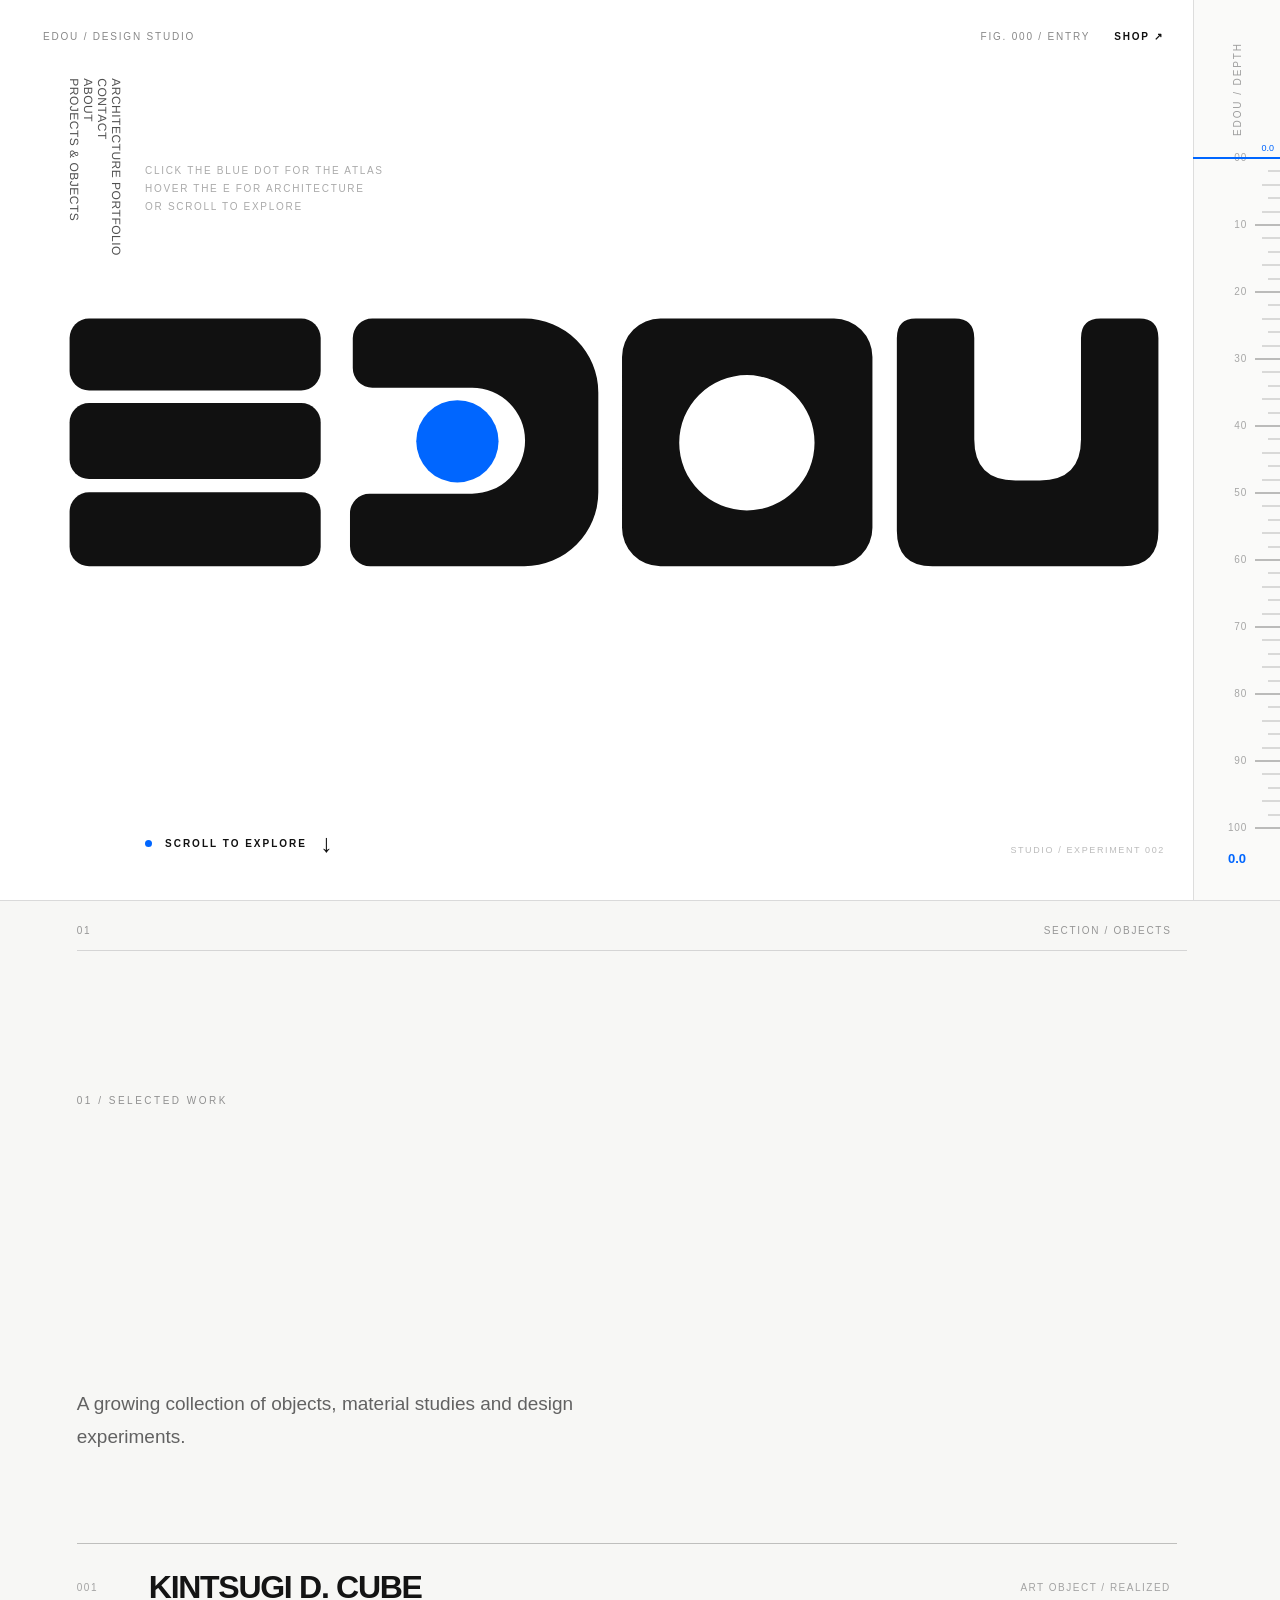
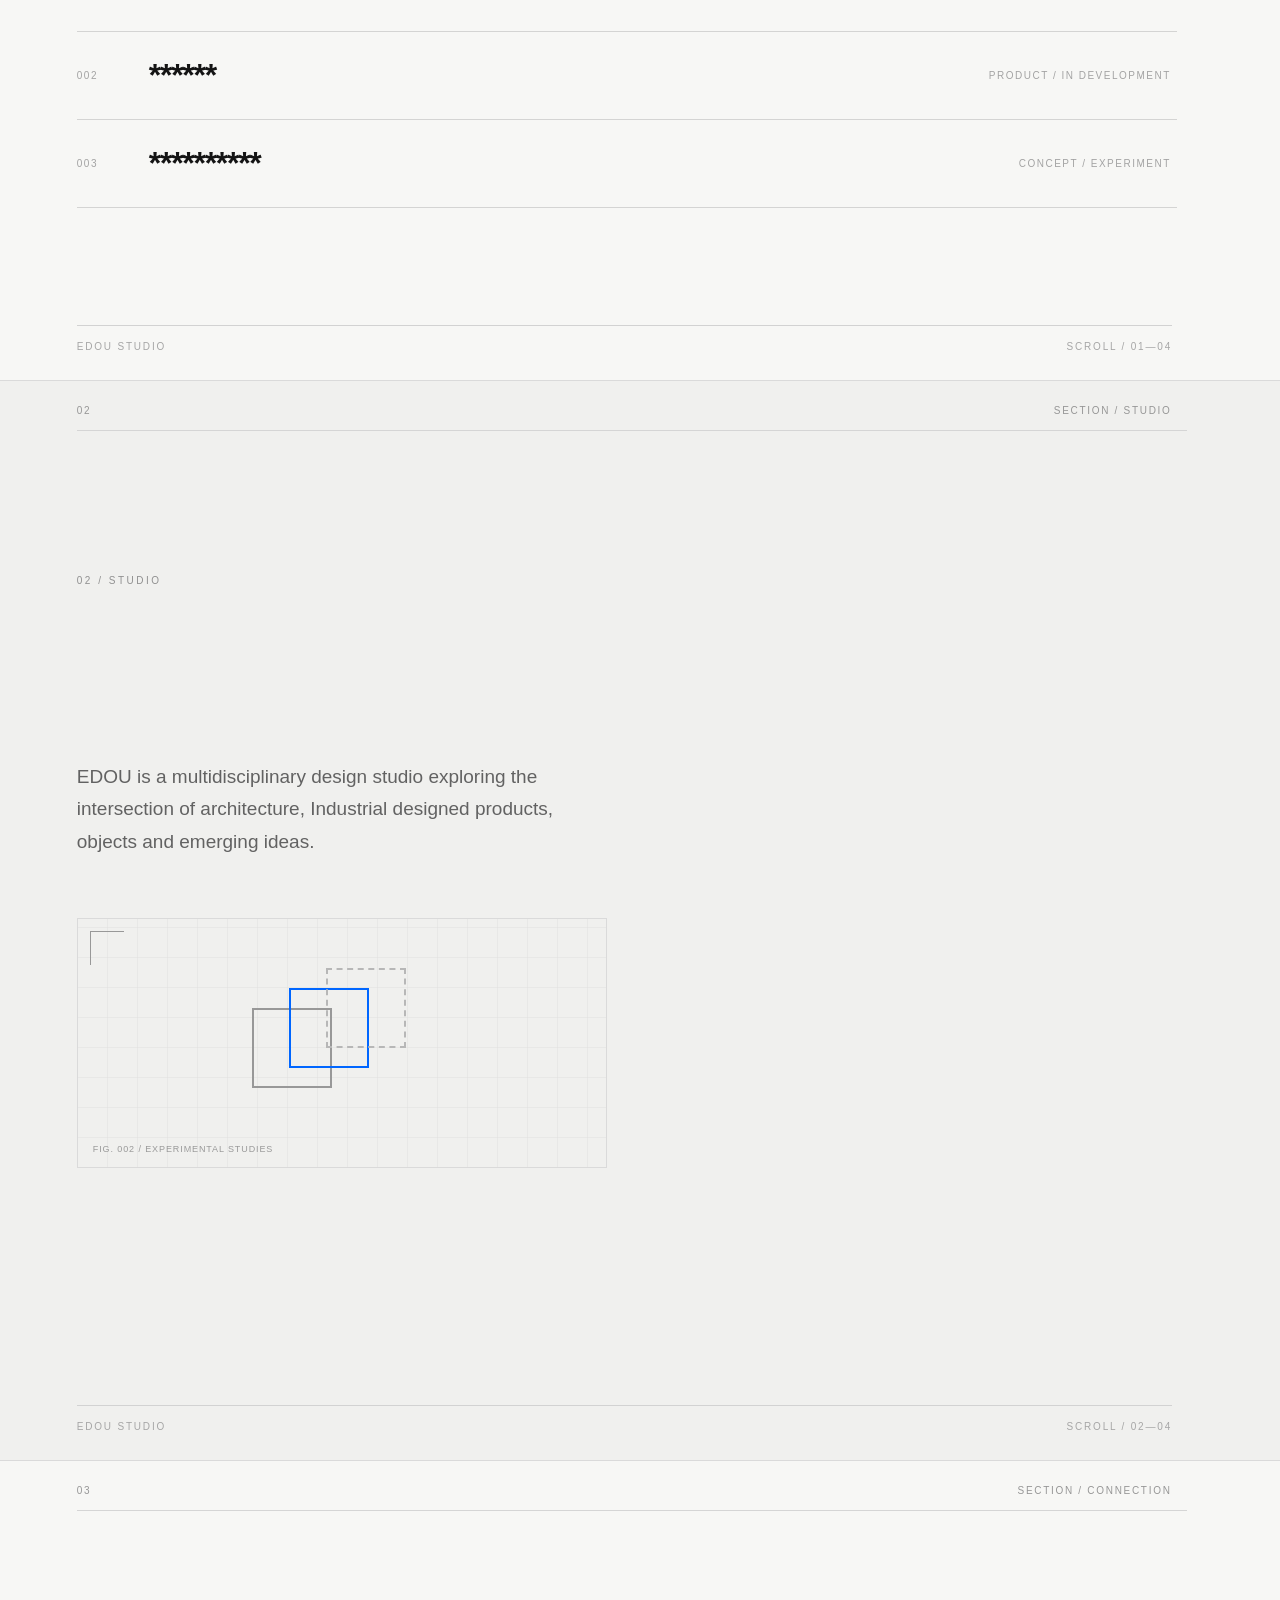
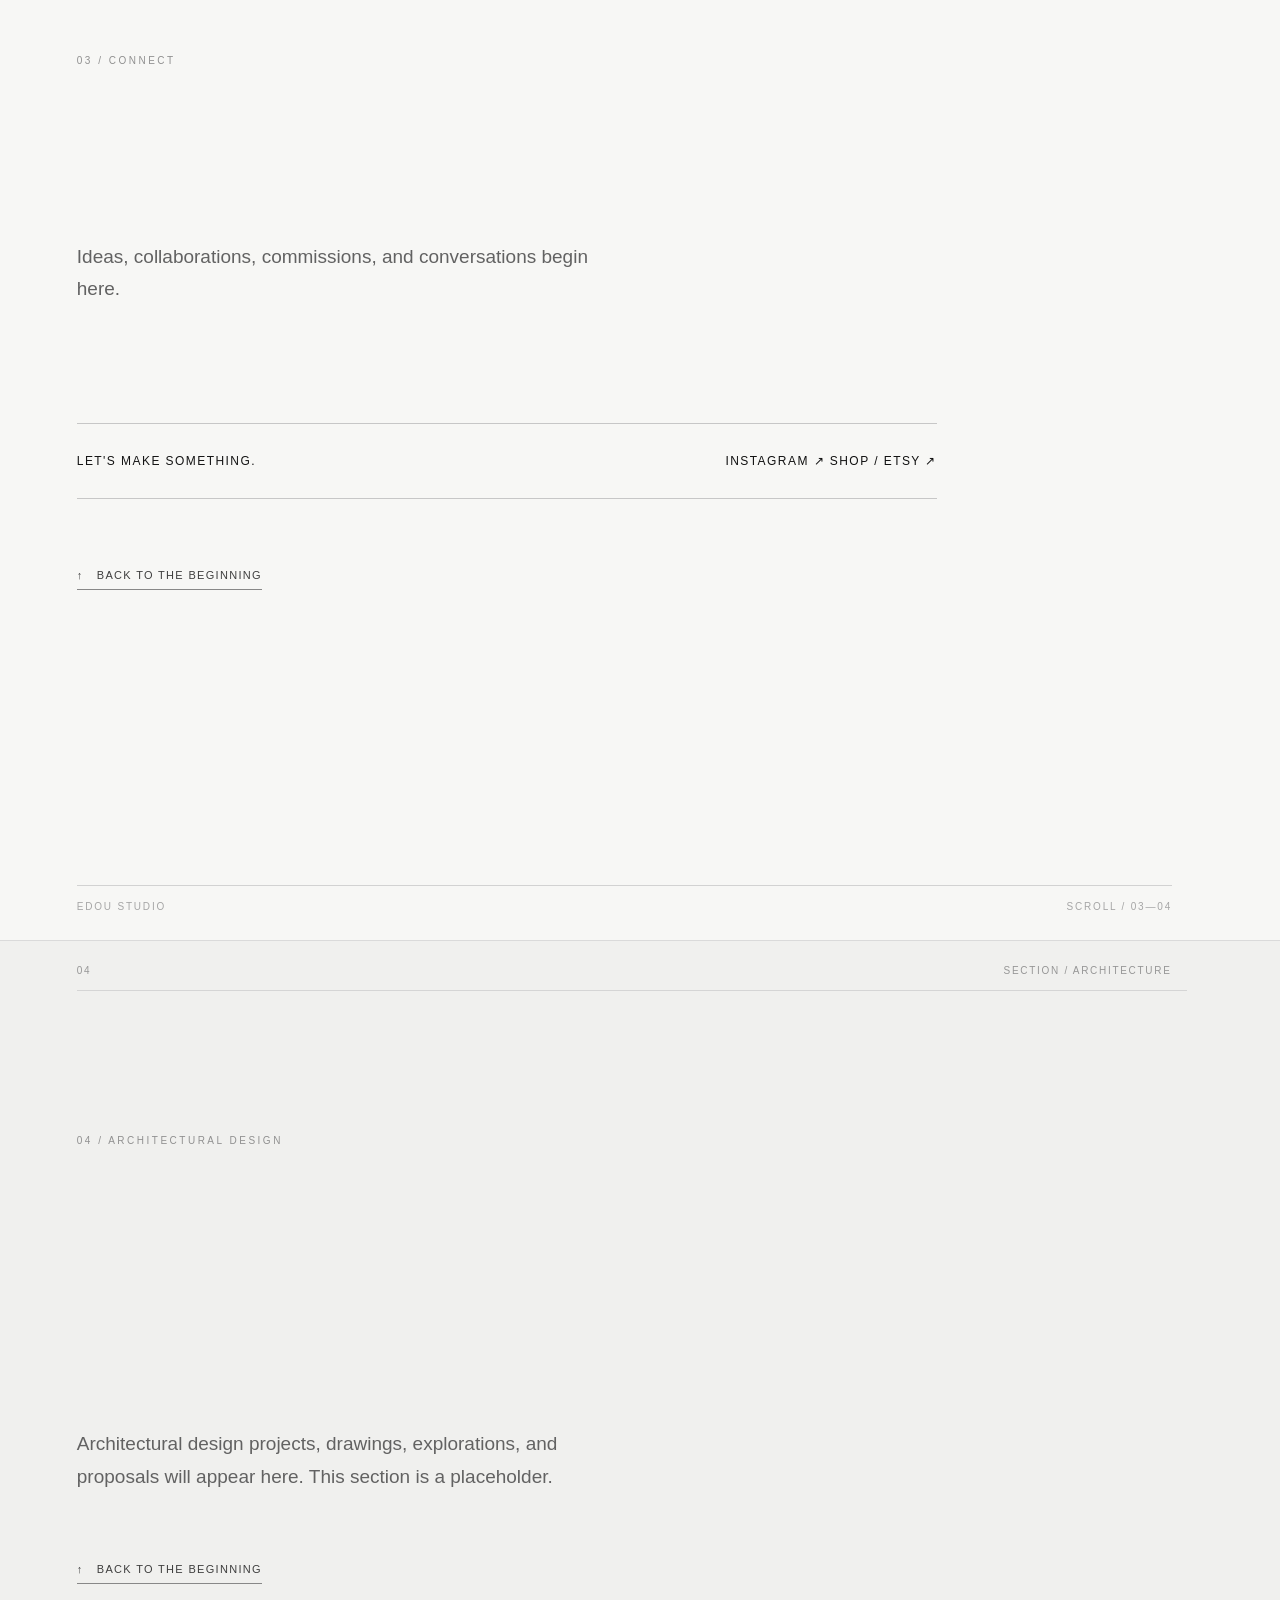
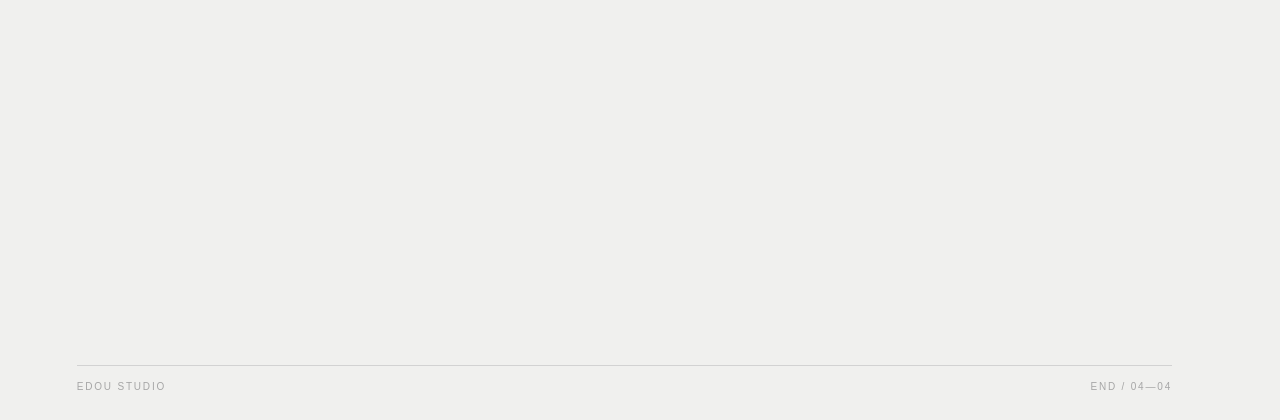
<file: index.html>
<!DOCTYPE html>
<html lang="en">

<head>
    <meta charset="UTF-8">

    <meta name="viewport"
          content="width=device-width, initial-scale=1.0">

    <title>EDOU Studio</title>

    <!-- Connect CSS -->
    <link rel="stylesheet" href="styles.css">

    <!-- Connect JavaScript -->
    <script src="script.js" defer></script>
</head>

<body>

<!-- EDOU / HOME -->

<section id="home" class="edou-hero">

  <div class="hero-topline">
    <span>EDOU / DESIGN STUDIO</span>
    <span class="hero-top-right">
      FIG. 000 / ENTRY
      <a class="quick-shop" data-social="etsy"
         target="_blank" rel="noopener noreferrer"
         hidden>SHOP ↗</a>
    </span>
  </div>

  <div class="hero-instruction">
    CLICK THE BLUE DOT FOR THE ATLAS
    <br>
    HOVER THE E FOR ARCHITECTURE
    <br>
    OR SCROLL TO EXPLORE
  </div>

  <div class="wordmark-stage" id="wordmark-stage">

    <div id="architecture-label"
         class="architecture-label"
         aria-hidden="true">
      <span class="architecture-word">ARCHITECTURE</span>
      <span class="portfolio-word">PORTFOLIO</span>
      <span class="architecture-rule"></span>
    </div>

    <svg id="edou-logo"
         xmlns="http://www.w3.org/2000/svg"
         viewBox="-8 -8 1577 371"
         width="1100"
         aria-label="EDOU Studio">

      <defs>
        <pattern id="brick-pattern"
                 width="48" height="26"
                 patternUnits="userSpaceOnUse">
          <path d="
            M0 0H48 M0 13H48
            M0 0V13 M24 13V26
          "
          fill="none"
          stroke="#929292"
          stroke-width="1.2"/>
        </pattern>

        <clipPath id="upper-bar-clip">
          <rect x="0" y="0"
                width="360" height="103" rx="28"/>
        </clipPath>

        <clipPath id="middle-bar-clip">
          <rect x="0" y="121"
                width="360" height="109" rx="28"/>
        </clipPath>

        <clipPath id="lower-bar-clip">
          <rect x="0" y="249"
                width="360" height="106" rx="28"/>
        </clipPath>

        <!-- The night windows follow the ORIGINAL letter geometry. -->
        <clipPath id="night-d-clip"><use href="#edou-d-path"/></clipPath>
        <clipPath id="night-o-clip"><use href="#edou-o-path"/></clipPath>
        <clipPath id="night-u-clip"><use href="#edou-u-path"/></clipPath>
        <clipPath id="blue-moon-clip"><circle cx="556" cy="176" r="59"/></clipPath>
      </defs>


      <!-- Blue stars fade into view above the wordmark during idle. -->
      <g id="night-stars" pointer-events="none" aria-hidden="true">
        <path class="star sparkle-a" d="M270 -191Q270 -178 283 -178Q270 -178 270 -165Q270 -178 257 -178Q270 -178 270 -191Z" fill="#0066FF"/>
        <path class="star sparkle-b" d="M1125 -246Q1125 -231 1140 -231Q1125 -231 1125 -216Q1125 -231 1110 -231Q1125 -231 1125 -246Z" fill="#0066FF"/>
        <path class="star sparkle-c" d="M1400 -154Q1400 -142 1412 -142Q1400 -142 1400 -130Q1400 -142 1388 -142Q1400 -142 1400 -154Z" fill="#0066FF"/>
        <circle class="star sparkle-b" cx="462" cy="-116" r="3.5" fill="#0066FF"/>
        <circle class="star sparkle-c" cx="1306" cy="-223" r="4" fill="#0066FF"/>
        <circle class="star sparkle-a" cx="708" cy="-219" r="2.8" fill="#0066FF"/>
        <circle class="star sparkle-b" cx="769" cy="-86" r="2.3" fill="#0066FF"/>
        <circle class="star sparkle-a" cx="1535" cy="-200" r="2.6" fill="#0066FF"/>
      </g>
      <g fill="#111111">

        <!-- ORIGINAL E GEOMETRY -->
        <g id="letter-e">

          <rect x="0" y="0"
                width="360" height="103" rx="28"/>

          <rect x="0" y="121"
                width="360" height="109" rx="28"/>

          <rect x="0" y="249"
                width="360" height="106" rx="28"/>

          <!-- NIGHTTIME BUILDING -->
          <g id="e-night-building"
             pointer-events="none"
             aria-hidden="true">

            <g clip-path="url(#upper-bar-clip)">
              <rect x="0" y="0"
                    width="360" height="103"
                    fill="url(#brick-pattern)"
                    opacity=".65"/>
              <g id="night-upper-windows"></g>
            </g>
 
            <g clip-path="url(#middle-bar-clip)">
              <rect x="0" y="121"
                    width="360" height="109"
                    fill="url(#brick-pattern)"
                    opacity=".65"/>
              <g id="night-middle-windows"></g>
            </g>

            <g clip-path="url(#lower-bar-clip)">
              <rect x="0" y="249"
                    width="360" height="106"
                    fill="url(#brick-pattern)"
                    opacity=".65"/>
              <g id="night-lower-windows"></g>
            </g>

          </g>

          <!-- ARCHITECTURE PORTFOLIO TRIGGER -->
          <g id="architecture-trigger"
             role="link"
             tabindex="0"
             aria-label="Open architecture portfolio">
            <rect x="0" y="0"
                  width="360" height="355"
                  fill="transparent"/>
          </g>

        </g>

        <!-- ORIGINAL D -->
        <path id="edou-d-path" d="
          M 433 0
          H 652
          A 106 106 0 0 1 758 106
          V 249
          A 106 106 0 0 1 652 355
          H 431
          A 29 29 0 0 1 402 326
          V 279
          A 28 28 0 0 1 430 251
          H 577
          A 76 76 0 0 0 577 99
          H 434
          A 28 28 0 0 1 406 71
          V 28
          A 28 28 0 0 1 434 0
          Z"/>

        <!-- ORIGINAL O -->
        <path id="edou-o-path" fill-rule="evenodd" d="
          M 847 0
          H 1096
          A 55 55 0 0 1 1151 55
          V 300
          A 55 55 0 0 1 1096 355
          H 847
          A 55 55 0 0 1 792 300
          V 55
          A 55 55 0 0 1 847 0
          Z

          M 1068 178
          A 97 97 0 1 0 874 178
          A 97 97 0 1 0 1068 178
          Z"/>

        <!-- ORIGINAL U -->
        <path id="edou-u-path" d="
          M 1213 0
          H 1269
          Q 1297 0 1297 28
          V 173
          Q 1297 232 1356 232
          H 1391
          Q 1450 232 1450 173
          V 28
          Q 1450 0 1478 0
          H 1534
          Q 1561 0 1561 28
          V 304
          Q 1561 355 1510 355
          H 1237
          Q 1186 355 1186 304
          V 28
          Q 1186 0 1213 0
          Z"/>

        <!-- BLUE DOT -->
        <g id="dot-travel">
          <circle id="edou-dot"
                  cx="556" cy="176" r="59"
                  fill="#0066FF"
                  role="button"
                  tabindex="0"
                  aria-label="Enter EDOU Atlas"/>
          <!-- These craters travel WITH the original blue dot. -->
          <g id="moon-craters" clip-path="url(#blue-moon-clip)" pointer-events="none">
            <circle cx="535" cy="151" r="19" fill="#034bdf" opacity=".48"/>
            <circle cx="535" cy="148" r="14" fill="#1778fe" opacity=".43"/>
            <circle cx="583" cy="186" r="13" fill="#044dcf" opacity=".36"/>
            <circle cx="579" cy="182" r="9" fill="#197cff" opacity=".45"/>
            <circle cx="518" cy="195" r="12" fill="#004bd5" opacity=".44"/>
            <circle cx="564" cy="138" r="6" fill="#0045ce" opacity=".46"/>
            <circle cx="553" cy="211" r="7" fill="#0050d7" opacity=".47"/>
            <circle cx="592" cy="147" r="5" fill="#0045ce" opacity=".29"/>
            <circle cx="515" cy="168" r="5" fill="#074acb" opacity=".32"/>
          </g>

        </g>

      </g>

      <!-- Nighttime architectural overlays, all independent of master paths. -->
      <g id="night-architecture-extras" aria-hidden="true" pointer-events="none">
        <g clip-path="url(#night-d-clip)">
          <rect x="400" y="0" width="365" height="355" fill="url(#brick-pattern)" opacity=".46"/>
          <g id="night-d-windows"></g>
        </g>
        <g clip-path="url(#night-o-clip)">
          <rect x="790" y="0" width="365" height="355" fill="url(#brick-pattern)" opacity=".46"/>
          <g id="night-o-windows"></g>
        </g>
        <g clip-path="url(#night-u-clip)">
          <rect x="1186" y="0" width="375" height="355" fill="url(#brick-pattern)" opacity=".46"/>
          <g id="night-u-windows"></g>
        </g>
        <!-- Roof equipment, railings, landscaping and a unified ground line -->
        <g id="night-roofline" fill="#17191b" stroke="#17191b">
          <path d="M0 365H1561" fill="none" stroke-width="4"/>
          <rect x="40" y="-19" width="55" height="19" rx="3" stroke="none"/>
          <path d="M65 -19V-47M82 -19V-36" stroke-width="3"/>
          <rect x="210" y="-18" width="46" height="18" rx="3" stroke="none"/>
          <path d="M245 -18V-37" stroke-width="3"/>
          <rect x="470" y="-20" width="60" height="20" rx="3" stroke="none"/>
          <path d="M488 -20V-46M500 -20V-59" stroke-width="3"/>
         
          
          <rect x="868" y="-22" width="76" height="22" rx="3" stroke="none"/>
          <path d="M980 0V-27M1009 0V-27M1038 0V-27M967 -27H1057" stroke-width="3" fill="none"/>
          <path d="M1210 0V-26M1230 0V-47M1475 0V-27M1486 0V-45" stroke-width="3"/>
          <rect x="1498" y="-15" width="34" height="15" rx="3" stroke="none"/>
         
          <g fill="#013220" stroke="none">
            <circle cx="394" cy="303" r="32"/><rect x="391" y="336" width="6" height="30"/>
            <circle cx="730" cy="303" r="32"/><rect x="726" y="336" width="6" height="30"/>
            <circle cx="778" cy="318" r="25"/><rect x="774" y="344" width="7" height="20"/>
            <circle cx="1164" cy="303" r="32"/><rect x="1161" y="336" width="6" height="30"/>
          </g>
        </g>
      </g>
    </svg>

  </div>

  <a href="#projects"
     class="hero-scroll-cue"
     aria-label="Scroll to Projects and Objects">
    <span class="cue-dot"></span>
    <span>SCROLL TO EXPLORE</span>
    <span class="cue-arrow">↓</span>
  </a>

  <span class="hero-bottom-code">
    STUDIO / EXPERIMENT 002
  </span>

</section>


<!-- MAIN SCROLLING WEBSITE -->

<main id="site-content">

  <!-- PROJECTS & OBJECTS -->
  <section id="projects"
           class="scroll-section section-projects">

    <div class="section-rule">
      <span>01</span>
      <span>SECTION / OBJECTS</span>
    </div>

    <div class="section-inner">

      <p class="section-kicker">01 / SELECTED WORK</p>

      <h2 class="motion-heading">
        PROJECTS <span class="ampersand">&amp;</span>
        <br>OBJECTS
      </h2>

      <p class="section-description">
        A growing collection of objects,
        material studies and design experiments.
      </p>

      <div class="project-index">

        <div class="project-line">
          <span>001</span>
          <strong>KINTSUGI D. CUBE</strong>
          <small>ART OBJECT / REALIZED</small>
        </div>

        <div class="project-line">
          <span>002</span>
          <strong>******</strong>
          <small>PRODUCT / IN DEVELOPMENT</small>
        </div>

        <div class="project-line">
          <span>003</span>
          <strong>**********</strong>
          <small>CONCEPT / EXPERIMENT</small>
        </div>

      </div>
    </div>

    <div class="section-baseline">
      <span>EDOU STUDIO</span>
      <span>SCROLL / 01—04</span>
    </div>

  </section>


  <!-- ABOUT -->
  <section id="about"
           class="scroll-section section-about">

    <div class="section-rule">
      <span>02</span>
      <span>SECTION / STUDIO</span>
    </div>

    <div class="section-inner">

      <p class="section-kicker">02 / STUDIO</p>

      <h2 class="motion-heading">ABOUT</h2>

      <p class="section-description">
        EDOU is a multidisciplinary design studio
        exploring the intersection of architecture,
        Industrial designed products, objects and emerging ideas.
      </p>

      <div class="studio-drawing" aria-hidden="true">
        <div class="studio-crosshair"></div>
        <div class="studio-shape one"></div>
        <div class="studio-shape two"></div>
        <div class="studio-shape three"></div>
        <span class="studio-annotation">
          FIG. 002 / EXPERIMENTAL STUDIES
        </span>
      </div>

    </div>

    <div class="section-baseline">
      <span>EDOU STUDIO</span>
      <span>SCROLL / 02—04</span>
    </div>

  </section>


  <!-- CONTACT -->
  <section id="contact"
           class="scroll-section section-contact">

    <div class="section-rule">
      <span>03</span>
      <span>SECTION / CONNECTION</span>
    </div>

    <div class="section-inner">

      <p class="section-kicker">03 / CONNECT</p>

      <h2 class="motion-heading">CONTACT</h2>

      <p class="section-description">
        Ideas, collaborations, commissions,
        and conversations begin here.
      </p>

      <div class="contact-study">
        <span>LET'S MAKE SOMETHING.</span>

        <span>
          <a data-social="instagram"
             target="_blank"
             rel="noopener noreferrer"
             hidden>INSTAGRAM ↗</a>

          <a data-social="etsy"
             target="_blank"
             rel="noopener noreferrer"
             hidden>SHOP / ETSY ↗</a>
        </span>
      </div>

      <a class="return-to-top" href="#home">
        ↑ &nbsp; BACK TO THE BEGINNING
      </a>

    </div>

    <div class="section-baseline">
      <span>EDOU STUDIO</span>
      <span>SCROLL / 03—04</span>
    </div>

  </section>


  <!-- ARCHITECTURE PORTFOLIO -->
  <section id="architecture"
           class="scroll-section section-architecture">

    <div class="section-rule">
      <span>04</span>
      <span>SECTION / ARCHITECTURE</span>
    </div>

    <div class="section-inner">

      <p class="section-kicker">
        04 / ARCHITECTURAL DESIGN
      </p>

      <h2 class="motion-heading">
        ARCHITECTURE<br>PORTFOLIO
      </h2>

      <p class="section-description">
        Architectural design projects, drawings,
        explorations, and proposals will appear here.
        This section is a placeholder.
      </p>

      <a class="return-to-top" href="#home">
        ↑ &nbsp; BACK TO THE BEGINNING
      </a>

    </div>

    <div class="section-baseline">
      <span>EDOU STUDIO</span>
      <span>END / 04—04</span>
    </div>

  </section>

</main>


<!-- SCROLL DEPTH RULER -->

<aside id="depth-ruler"
       class="depth-ruler"
       aria-label="Website scroll progress">

  <span class="ruler-title">EDOU / DEPTH</span>

<div id="ruler-track"
     class="ruler-track"
     role="slider"
     tabindex="0"
     aria-label="Website scroll position"
     aria-valuemin="0"
     aria-valuemax="100"
     aria-valuenow="0">

    <div id="ruler-ticks"></div>

    <div id="ruler-progress"
         class="ruler-progress"></div>

    <div id="ruler-pointer"
         class="ruler-pointer">
      <span></span>
    </div>

  </div>

  <input id="ruler-number"
         class="ruler-number"
         type="text"
         inputmode="decimal"
         maxlength="5"
         value="0.0"
         aria-label="Scroll position, 0.0 to 100.0 percent"
         title="Enter a position between 0.0 and 100.0">

</aside>


<!-- NEXT SECTION LABEL -->

<div id="next-section-preview"
     class="next-section-preview"
     aria-hidden="true">

  <span class="next-small">NEXT / 01</span>

  <span id="next-title"
        class="next-title">
    PROJECTS &amp; OBJECTS
  </span>

</div>


<!-- ATLAS SHORTCUT WHILE SCROLLING -->

<button id="scroll-index-button"
        class="scroll-index-button"
        type="button">
  <span class="index-blue-dot"></span>
  <span>ATLAS</span>
</button>


<!-- =====================================
     THE INTERACTIVE ATLAS
===================================== -->

<section id="index-screen"
         class="atlas-overlay"
         inert
         aria-label="EDOU project Atlas">

  <!-- RETURN TO WEBSITE -->
  <button id="back-button"
          class="back-button"
          type="button"
          aria-label="Return to EDOU opening"
          disabled>
    <span class="back-dot"></span>
    <span class="back-arrow">←</span>
  </button>


  <!-- ATLAS CLOUD -->
  <div id="atlas-shell" class="atlas-shell">

    <header class="atlas-header">

      <div class="atlas-heading-lockup">
        <strong>
          EDOU <span class="atlas-blue">●</span> ATLAS
        </strong>
        <small>PROJECT FIELD / FIG. 002</small>
      </div>

      <nav class="atlas-social">

        <a data-social="etsy"
           target="_blank"
           rel="noopener noreferrer"
           hidden>
          SHOP / ETSY ↗
        </a>

        <a data-social="instagram"
           target="_blank"
           rel="noopener noreferrer"
           hidden>
          INSTAGRAM ↗
        </a>

      </nav>
    </header>


    <div class="atlas-intro">
      <p>EDOU STUDIO / WORK ARCHIVE</p>
      <h2>A CLOUD OF IDEAS.</h2>
      <span>
        SELECT ANY DIAGRAM TO EXPLORE THE PROJECT.
      </span>
    </div>


    <!-- PROJECT PARTI DIAGRAMS INSERTED BY JS -->
    <div id="atlas-field"
         class="atlas-field">

      <svg id="atlas-connections"
           class="atlas-connection-lines"
           viewBox="0 0 1000 590"
           preserveAspectRatio="none"
           aria-hidden="true"></svg>

      <div id="atlas-points"
           class="atlas-points"></div>

    </div>


    <footer class="atlas-footer">
      <span>EDOU / THE PROJECT ATLAS</span>
      <span id="atlas-count">00 PROJECTS</span>
      <span>PARTI → PROJECT → GALLERY</span>
    </footer>

  </div>


  <!-- INDIVIDUAL PROJECT GALLERY -->
  <article id="atlas-detail"
           class="atlas-detail"
           hidden
           aria-label="Project gallery">

    <div class="detail-topbar">

      <button id="atlas-return"
              class="detail-back"
              type="button">
        ← &nbsp; RETURN TO ATLAS
      </button>

      <span id="detail-count">
        PROJECT / 01—06
      </span>

      <a id="detail-shop-top"
         class="detail-shop-link"
         target="_blank"
         rel="noopener noreferrer"
         hidden>
        SHOP THIS OBJECT ↗
      </a>

    </div>


    <div class="detail-intro">

      <p id="detail-meta"
         class="detail-kicker">
        PROJECT / EDOU
      </p>

      <h2 id="detail-title">PROJECT</h2>

      <p id="detail-description"></p>

    </div>


    <!-- PROJECT IMAGES INSERTED BY JS -->
    <div id="detail-photos"
         class="detail-photos"></div>


    <div class="detail-bottom">

      <div>
        <span>DESIGN NOTE</span>
        <p id="detail-note"></p>
      </div>

      <div>
        <span>STATUS</span>
        <p id="detail-stage"></p>
      </div>

    </div>


    <div class="detail-navigation">

      <button id="detail-prev"
              type="button">
        ← PREVIOUS PROJECT
      </button>

      <button id="detail-next"
              type="button">
        NEXT PROJECT →
      </button>

    </div>

  </article>

</section>

</body>
</html>
</file>
<file: styles.css>
/* =====================================
   EDOU / GLOBAL
===================================== */

:root {
  --ink: #141414;
  --blue: #0066FF;
  --paper: #f7f7f5;
}

* {
  box-sizing: border-box;
}

html {
  scroll-behavior: smooth;
}

body {
  margin: 0;
  overflow-x: hidden;
  background: white;
  color: var(--ink);
  font-family: Arial, Helvetica, sans-serif;
}

body.index-active {
  overflow: hidden;
}

[hidden] {
  display: none !important;
}

#edou-logo {
  display: block;
  width: min(90vw, 1100px);
  height: auto;
  overflow: visible;
}


/* =====================================
   HOME / ENTRANCE
===================================== */

.edou-hero {
  min-height: 100svh;
  position: relative;
  display: grid;
  place-items: center;
  background: #fff;
  padding: 105px 93px 120px 40px;
  isolation: isolate;
}

.hero-topline {
  position: absolute;
  top: 31px;
  left: 43px;
  right: 116px;
  display: flex;
  justify-content: space-between;
  gap: 15px;
  color: #888;
  font-size: 10px;
  letter-spacing: .18em;
}

.hero-top-right {
  display: inline-flex;
  align-items: center;
  gap: 24px;
}

.hero-top-right a {
  color: #111;
  font-weight: 800;
  text-decoration: none;
}

.hero-top-right a:hover {
  color: var(--blue);
}

.hero-instruction {
  position: absolute;
  top: 18vh;
  left: 45px;
  color: #aaa;
  font-size: 10px;
  line-height: 1.8;
  letter-spacing: .17em;
}

.hero-scroll-cue {
  position: absolute;
  left: 43px;
  bottom: 42px;
  display: flex;
  align-items: center;
  gap: 13px;
  color: #111;
  font-size: 10px;
  font-weight: bold;
  letter-spacing: .2em;
  text-decoration: none;
}

.cue-dot {
  width: 7px;
  height: 7px;
  border-radius: 50%;
  background: var(--blue);
}

.cue-arrow {
  font-size: 25px;
  font-weight: 400;
  transition: transform .3s;
}

.hero-scroll-cue:hover .cue-arrow {
  transform: translateY(5px);
}

.hero-bottom-code {
  position: absolute;
  right: 115px;
  bottom: 45px;
  color: #bbb;
  font-size: 9px;
  letter-spacing: .18em;
}


/* =====================================
   E / ARCHITECTURE PORTFOLIO
===================================== */

.wordmark-stage {
  width: min(86vw, 1100px);
  max-width: 100%;
  position: relative;
  z-index: 1;
}

.edou-hero .wordmark-stage #edou-logo {
  display: block;
  width: 100%;
  max-width: 100%;
  height: auto;
}

.architecture-label {
  position: absolute;
  top: 50%;
  right: calc(100% + 13px);

  height: 89%;
  display: flex;
  align-items: center;
  justify-content: center;
  gap: clamp(5px, .7vw, 11px);

  transform: translateY(-50%) translateX(7px);
  opacity: 0;
  visibility: hidden;
  pointer-events: none;

  transition:
    opacity .22s ease,
    transform .22s ease,
    visibility .22s;
}

/* Approved thin blue vertical lettering */
.architecture-label .architecture-word,
.architecture-label .portfolio-word {
  writing-mode: vertical-rl;
  transform: rotate(180deg);
  font-family: Arial, Helvetica, sans-serif;
  font-size: clamp(7px, 1.05vw, 14px);
  font-weight: 400;
  color: var(--blue);
  letter-spacing: .12em;
  line-height: 1;
  white-space: nowrap;
  -webkit-text-stroke: 0;
}

.architecture-rule {
  width: 3px;
  height: 100%;
  margin-left: 3px;
  border-radius: 3px;
  background: var(--blue);
}

.wordmark-stage.architecture-hover .architecture-label {
  opacity: 1;
  visibility: visible;
  transform: translateY(-50%) translateX(0);
}

#architecture-trigger {
  cursor: pointer;
  outline: none;
}

#architecture-trigger:focus-visible rect {
  stroke: var(--blue);
  stroke-width: 4;
  stroke-dasharray: 8 8;
}


/* =====================================
   E / 30-SECOND NIGHTTIME ANIMATION
===================================== */

#e-night-building {
  opacity: 0;
  transition: opacity .28s ease;
}

.edou-hero.night-active #e-night-building {
  opacity: 1;
}

.wordmark-stage.architecture-hover #e-night-building {
  opacity: 0;
}

.night-window {
  overflow: hidden;
}

.window-glass {
  fill: #181818;
  transition: fill .35s ease;
}

.night-window.lit .window-glass {
  fill: #F3D27D;
}

.window-frame {
  fill: none;
  stroke: #777;
  stroke-width: 1.3;
  pointer-events: none;
}

.night-window.lit .window-frame {
  stroke: #B29C6A;
}

.walker {
  fill: #141414;
  opacity: 0;
}

.night-window.occupied.walk-right .walker {
  animation:
    walkingRight var(--walk-duration, 3s)
    linear infinite;
}

.night-window.occupied.walk-left .walker {
  animation:
    walkingLeft var(--walk-duration, 3s)
    linear infinite;
}

@keyframes walkingRight {
  0% {
    transform: translateX(-10px);
    opacity: 0;
  }

  15%, 80% {
    opacity: 1;
  }

  100% {
    transform: translateX(48px);
    opacity: 0;
  }
}

@keyframes walkingLeft {
  0% {
    transform: translateX(48px);
    opacity: 0;
  }

  15%, 80% {
    opacity: 1;
  }

  100% {
    transform: translateX(-10px);
    opacity: 0;
  }
}

.left-leg {
  opacity: 1;
}

.right-leg {
  opacity: 0;
}

.night-window.occupied .left-leg {
  animation: leftLegStep .5s linear infinite;
}

.night-window.occupied .right-leg {
  animation: rightLegStep .5s linear infinite;
}

@keyframes leftLegStep {
  0%, 49.99% { opacity: 1; }
  50%, 99.99% { opacity: 0; }
  100% { opacity: 1; }
}

@keyframes rightLegStep {
  0%, 49.99% { opacity: 0; }
  50%, 99.99% { opacity: 1; }
  100% { opacity: 0; }
}


/* =====================================
   BLUE DOT ANIMATION
===================================== */

#edou-dot {
  cursor: pointer;
  transform-box: fill-box;
  transform-origin: center;
  transition: fill .25s ease;
}

#edou-dot:hover,
#edou-dot:focus-visible {
  fill: #3385FF;
}

#edou-dot:focus {
  outline: none;
}

#edou-dot:focus-visible {
  stroke: #003B70;
  stroke-width: 5;
}

#dot-travel.play {
  animation: travelToO 1.8s linear forwards;
}

#dot-travel.play #edou-dot {
  animation: shrinkAway 1.8s linear forwards;
}

@keyframes travelToO {
  0% {
    transform: translate(0, 0);
    animation-timing-function:
      cubic-bezier(.45, 0, .2, 1);
  }

  70% {
    transform: translate(415px, 2px);
    animation-timing-function: ease-in;
  }

  100% {
    transform: translate(415px, 42px);
  }
}

@keyframes shrinkAway {
  0%, 70% {
    transform: scale(1);
    opacity: 1;
  }

  100% {
    transform: scale(0);
    opacity: 0;
  }
}


/* =====================================
   MAIN SCROLLING SECTIONS
===================================== */

.scroll-section {
  min-height: 120svh;
  position: relative;
  overflow: hidden;
  background: var(--paper);
  border-top: 1px solid #dadada;
  padding:
    0 clamp(27px, 7.3vw, 130px)
    110px clamp(27px, 6vw, 104px);
}

.scroll-section:nth-child(even) {
  background: #f0f0ee;
}

.section-rule {
  display: flex;
  justify-content: space-between;
  padding: 24px 15px 14px 0;
  border-bottom: 1px solid #d5d5d5;
  color: #969696;
  font-size: 10px;
  letter-spacing: .17em;
}

.section-inner {
  max-width: 1200px;
  padding-top: clamp(100px, 16vh, 180px);
}

.section-kicker {
  margin: 0 0 26px;
  color: #909090;
  font-size: 10px;
  letter-spacing: .25em;
}

.motion-heading {
  display: inline-block;
  max-width: 100%;
  margin: 0;

  font-family: Arial, Helvetica, sans-serif;
  font-size: clamp(45px, 9vw, 128px);
  font-weight: 500;
  line-height: .93;
  letter-spacing: -.055em;
  text-transform: uppercase;

  transform-origin: left center;
  transform: translate3d(0, 46px, 0) scale(.78);
  color: #b2b2b2;
  will-change: transform, color;
}

.ampersand {
  font-weight: 400;
  color: var(--blue);
}

.section-description {
  max-width: 540px;
  margin: 42px 0 0;
  color: #626262;
  font-size: clamp(15px, 1.6vw, 19px);
  line-height: 1.7;
}

.section-baseline {
  position: absolute;
  bottom: 28px;
  left: clamp(27px, 6vw, 104px);
  right: 108px;

  display: flex;
  justify-content: space-between;
  gap: 16px;

  padding-top: 15px;
  border-top: 1px solid #d2d2d2;
  color: #a6a6a6;
  font-size: 10px;
  letter-spacing: .18em;
}


/* PROJECTS LIST */

.project-index {
  max-width: 1100px;
  margin-top: clamp(55px, 10vh, 110px);
  border-top: 1px solid #bfbfbd;
}

.project-line {
  display: grid;
  grid-template-columns:
    52px minmax(0, 1fr) minmax(100px, 225px);
  align-items: center;
  column-gap: 20px;

  padding: 25px 6px 25px 0;
  border-bottom: 1px solid #d4d4d3;
}

.project-line > span,
.project-line > small {
  color: #a3a3a3;
  font-size: 10px;
  letter-spacing: .15em;
}

.project-line > strong {
  font-size: clamp(19px, 2.5vw, 34px);
  font-weight: 700;
  letter-spacing: -.04em;
}

.project-line > small {
  text-align: right;
}


/* ABOUT DRAWING */

.studio-drawing {
  width: min(70%, 530px);
  height: 250px;
  position: relative;
  margin-top: 60px;
  border: 1px solid #dadada;

  background:
    repeating-linear-gradient(
      0deg,
      transparent 0 29px,
      #e0e0df 30px
    ),
    repeating-linear-gradient(
      90deg,
      transparent 0 29px,
      #e0e0df 30px
    );
}

.studio-shape {
  position: absolute;
  top: 36%;
  left: 33%;
  width: 80px;
  height: 80px;
  border: 2px solid #989898;
}

.studio-shape.two {
  transform: translate(37px, -20px);
  border-color: var(--blue);
}

.studio-shape.three {
  transform: translate(74px, -40px);
  border-style: dashed;
  border-color: #b7b7b7;
}

.studio-crosshair {
  position: absolute;
  top: 12px;
  left: 12px;
  width: 34px;
  height: 34px;
  border-left: 1px solid #989898;
  border-top: 1px solid #989898;
}

.studio-annotation {
  position: absolute;
  bottom: 13px;
  left: 15px;
  color: #999;
  font-size: 9px;
  letter-spacing: .1em;
}


/* CONTACT */

.contact-study {
  display: flex;
  justify-content: space-between;
  gap: 20px;
  max-width: 860px;
  margin-top: 13vh;
  padding: 30px 0;
  border-top: 1px solid #c7c7c7;
  border-bottom: 1px solid #c7c7c7;
  font-size: 12px;
  letter-spacing: .12em;
}

.contact-study a {
  color: #111;
  text-decoration: none;
}

.contact-study a:hover {
  color: var(--blue);
}

.return-to-top {
  display: inline-block;
  margin-top: 70px;
  padding-bottom: 8px;
  color: #3e3e3e;
  border-bottom: 1px solid #888;
  font-size: 11px;
  letter-spacing: .12em;
  text-decoration: none;
}

.return-to-top:hover {
  color: var(--blue);
}


/* =====================================
   MECHANICAL DEPTH RULER
===================================== */

.depth-ruler {
  position: fixed;
  z-index: 9;
  top: 0;
  right: 0;
  bottom: 0;
  width: 87px;

  display: flex;
  flex-direction: column;
  align-items: center;
  padding: 28px 0 33px;

  background: rgba(250, 250, 249, .91);
  border-left: 1px solid #ddd;

  transition: opacity .35s ease;
}

.ruler-title {
  writing-mode: vertical-rl;
  transform: rotate(180deg);
  height: 108px;
  margin-bottom: 22px;
  color: #9e9e9e;
  font-size: 10px;
  letter-spacing: .19em;
}

.ruler-track {
  position: relative;
  width: 100%;
  flex: 1;
  min-height: 180px;
}

.ruler-tick {
  position: absolute;
  right: 0;
  width: 12px;
  height: 1px;
  background: #b7b7b7;
  transform: translateY(-50%);
}

.ruler-tick.major {
  width: 25px;
  background: #7c7c7c;
}

.ruler-tick.medium {
  width: 18px;
}

.ruler-tick-label {
  position: absolute;
  right: 33px;
  top: -6px;
  color: #a7a7a7;
  font-size: 10px;
  letter-spacing: .08em;
}

.ruler-progress {
  position: absolute;
  top: 0;
  right: 0;
  width: 5px;
  height: 0%;
  background: rgba(0, 102, 255, .3);
}

.ruler-pointer {
  position: absolute;
  right: 0;
  top: 0%;
  width: 86px;
  height: 14px;
  transform: translateY(-50%);
}

.ruler-pointer::before {
  content: "";
  position: absolute;
  right: 0;
  top: 6px;
  width: 87px;
  height: 2px;
  background: var(--blue);
}

.ruler-pointer span {
  position: absolute;
  right: 6px;
  top: -8px;
  color: var(--blue);
  font-size: 9px;
}

.ruler-number {
  padding-top: 24px;
  color: var(--blue);
  font-size: 13px;
  font-weight: 700;
  font-variant-numeric: tabular-nums;
}


/* NEXT SECTION PREVIEW */

.next-section-preview {
  position: fixed;
  z-index: 8;
  left: clamp(27px, 6vw, 104px);
  bottom: 34px;

  display: flex;
  flex-direction: column;
  gap: 6px;

  pointer-events: none;
  opacity: .76;
}

.next-small {
  color: #a9a9a9;
  font-size: 9px;
  letter-spacing: .18em;
}

.next-title {
  color: #a7a7a7;
  font-size: clamp(15px, 2.2vw, 25px);
  font-weight: 700;
  letter-spacing: -.03em;
  transform-origin: left bottom;
}

body:not(.below-hero) .next-section-preview {
  bottom: 109px;
}


/* FLOATING ATLAS SHORTCUT */

.scroll-index-button {
  position: fixed;
  z-index: 8;
  top: 30px;
  left: 34px;

  display: flex;
  align-items: center;
  gap: 12px;

  padding: 11px 15px;
  background: rgba(255, 255, 255, .93);
  border: 1px solid #d9d9d9;

  color: #333;
  font-size: 10px;
  letter-spacing: .18em;
  cursor: pointer;

  opacity: 0;
  transform: translateY(-12px);
  pointer-events: none;

  transition:
    opacity .25s ease,
    transform .25s ease,
    color .25s ease;
}

.index-blue-dot {
  width: 7px;
  height: 7px;
  border-radius: 50%;
  background: var(--blue);
}

body.below-hero .scroll-index-button {
  opacity: 1;
  transform: translateY(0);
  pointer-events: auto;
}

.scroll-index-button:hover {
  color: var(--blue);
}

body.index-active .depth-ruler,
body.index-active .next-section-preview,
body.index-active .scroll-index-button {
  opacity: 0;
  pointer-events: none;
}


/* =====================================
   ATLAS / BLUE PORTAL
===================================== */

#index-screen {
  position: fixed;
  inset: 0;
  z-index: 10;

  display: grid;
  place-items: center;

  background-color: #082849;

  background-image:
    linear-gradient(
      rgba(140, 181, 213, .07) 1px,
      transparent 1px
    ),
    linear-gradient(
      90deg,
      rgba(140, 181, 213, .07) 1px,
      transparent 1px
    );

  background-size: 38px 38px;

  clip-path: circle(
    0px at
    var(--origin-x, 50%)
    var(--origin-y, 50%)
  );

  transition:
    clip-path .85s cubic-bezier(.22, 1, .36, 1);

  pointer-events: none;
}

#index-screen.open {
  clip-path: circle(
    150vmax at
    var(--origin-x, 50%)
    var(--origin-y, 50%)
  );

  pointer-events: auto;
}


/* ATLAS RETURN BUTTON */

.back-button {
  position: absolute;
  z-index: 30;
  top: 35px;
  left: 35px;

  display: flex;
  align-items: center;
  gap: 14px;
  padding: 10px;

  border: none;
  background: none;
  color: white;
  cursor: pointer;

  opacity: 0;
  visibility: hidden;
  transition: opacity .6s ease, visibility .6s;
}

#index-screen.ready .back-button {
  opacity: 1;
  visibility: visible;
}

.back-button:disabled {
  cursor: default;
}

.back-dot {
  width: 16px;
  height: 16px;
  border-radius: 50%;
  background: var(--blue);
  border: 1px solid white;
  transition: background .3s, transform .3s;
}

.back-arrow {
  font-size: 25px;
}

.back-button:not(:disabled):hover .back-dot {
  background: #3385FF;
  transform: scale(1.15);
}

.back-button:focus-visible {
  outline: 2px solid white;
  outline-offset: 4px;
}


/* ATLAS MAIN LAYOUT */

#atlas-shell {
  position: absolute;
  inset: 0;

  display: flex;
  flex-direction: column;
  overflow-y: auto;
  overflow-x: hidden;

  padding: 32px clamp(18px, 5vw, 78px) 22px;
color: #f6f8fb;
  opacity: 0;
  transition: opacity .55s ease;
}

#index-screen.ready #atlas-shell {
  opacity: 1;
}

.atlas-header {
  flex: 0 0 auto;
  display: flex;
  align-items: flex-start;
  justify-content: space-between;
  gap: 18px;

  padding: 0 0 22px 80px;
  border-bottom: 1px solid rgba(218, 233, 245, .22);
}

.atlas-heading-lockup {
  display: flex;
  flex-direction: column;
  gap: 5px;
}

.atlas-heading-lockup strong {
  font-size: 17px;
  font-weight: 800;
  letter-spacing: .035em;
}

.atlas-heading-lockup small {
  color: #93b1ca;
  font-size: 9px;
  letter-spacing: .21em;
}

.atlas-blue {
  color: var(--blue);
  font-size: 13px;
}

.atlas-social {
  display: flex;
  flex-wrap: wrap;
  gap: 23px;
}

.atlas-social a {
  padding: 3px 0 7px;
  border-bottom: 1px solid #5e8bb3;
  color: #e6f1fb;
  font-size: 10px;
  font-weight: 700;
  letter-spacing: .13em;
  text-decoration: none;
}

.atlas-social a:hover {
  color: #6da5ff;
}

.atlas-intro {
  padding: 24px 0 7px;
}

.atlas-intro p {
  margin: 0 0 8px;
  color: #96b1c9;
  font-size: 10px;
  letter-spacing: .22em;
}

.atlas-intro h2 {
  margin: 0 0 8px;
  font-size: clamp(26px, 4vw, 54px);
  line-height: 1;
  letter-spacing: -.06em;
}

.atlas-intro > span {
  color: #9fb9cf;
  font-size: 10px;
  letter-spacing: .1em;
}

.atlas-field {
  position: relative;
  width: 100%;
  min-height: min(54vh, 520px);
  max-width: 1250px;
  flex: 1 0 auto;
  align-self: center;
  isolation: isolate;
}

.atlas-connection-lines {
  position: absolute;
  inset: 0;
  z-index: 0;
  width: 100%;
  height: 100%;
  pointer-events: none;
}

.atlas-connection-lines path {
  fill: none;
  stroke: #5c89ad;
  stroke-width: 1;
  stroke-dasharray: 4 7;
  opacity: .26;
  vector-effect: non-scaling-stroke;
}

.atlas-points {
  position: relative;
  z-index: 1;
  width: 100%;
  height: 100%;
  min-height: 480px;
}


/* ATLAS PROJECT NODES */

.atlas-node {
  position: absolute;
  left: var(--atlas-x);
  top: var(--atlas-y);
  transform: translate(-50%, -50%);

  width: 155px;
  height: 144px;

  display: flex;
  flex-direction: column;
  align-items: center;
  justify-content: center;
  gap: 6px;

  padding: 12px 7px 5px;
  border: 1px solid transparent;
  border-radius: 3px;

  background: rgba(2, 26, 47, .12);
  color: #f5f7fa;

  cursor: pointer;
  text-align: center;

  transition:
    background .2s,
    border-color .2s,
    opacity .2s,
    box-shadow .2s;
}

.atlas-node::before {
  content: "";
  position: absolute;
  top: 8px;
  left: 10px;
  width: 5px;
  height: 5px;
  border-radius: 50%;
  background: var(--blue);
}

.atlas-node:hover,
.atlas-node:focus-visible {
  outline: none;
  background: rgba(8, 52, 84, .82);
  border-color: #7cabe0;
  box-shadow: 0 0 0 7px rgba(0,102,255,.08);
}

.atlas-points:has(.atlas-node:hover)
.atlas-node:not(:hover),
.atlas-points:has(.atlas-node:focus-visible)
.atlas-node:not(:focus-visible) {
  opacity: .55;
}

.atlas-diagram {
  width: 92px;
  height: 77px;
  flex-shrink: 0;
  overflow: visible;
  transition: transform .4s cubic-bezier(.2,.8,.3,1);
}

.atlas-node:hover .atlas-diagram,
.atlas-node:focus-visible .atlas-diagram {
  transform: translateY(-5px) scale(1.09);
}

.atlas-diagram .diagram-main {
  fill: none;
  stroke: #f4f8fc;
  stroke-width: 1.6;
  stroke-linecap: round;
  stroke-linejoin: round;
}

.atlas-diagram .diagram-accent {
  fill: none;
  stroke: #4492ff;
  stroke-width: 1.5;
  stroke-linecap: round;
  stroke-linejoin: round;
  stroke-dasharray: 3 3;
}

.atlas-node-name {
  font-size: 10px;
  font-weight: 800;
  line-height: 1.3;
  letter-spacing: .11em;
  text-transform: uppercase;
}

.atlas-node-stage {
  color: #98b5ce;
  font-size: 9px;
  line-height: 1.4;
  letter-spacing: .11em;
  text-transform: uppercase;
}

.atlas-footer {
  display: flex;
  justify-content: space-between;
  gap: 15px;

  padding-top: 13px;
  border-top: 1px solid rgba(218,233,245,.2);

  color: #93adc3;
  font-size: 9px;
  letter-spacing: .17em;
}


/* =====================================
   INDIVIDUAL PROJECT GALLERY
===================================== */

.atlas-detail {
  position: absolute;
  inset: 0;
  z-index: 22;

  padding: 25px clamp(24px, 6vw, 100px) 55px;
  overflow: auto;

  background: #f5f5f2;
  color: #161616;

  animation: atlasDetailIn .45s ease-out;
}

@keyframes atlasDetailIn {
  from {
    opacity: 0;
    transform: scale(.985);
  }

  to {
    opacity: 1;
    transform: scale(1);
  }
}

.detail-topbar {
  display: flex;
  justify-content: space-between;
  align-items: center;
  flex-wrap: wrap;
  gap: 18px;

  padding: 5px 0 18px;
  border-bottom: 1px solid #ccc;

  font-size: 10px;
  letter-spacing: .13em;
}

.detail-topbar button,
.detail-navigation button {
  appearance: none;
  background: none;
  border: none;
  padding: 10px 0;
  color: #1a1a1a;
  font: 700 11px Arial, Helvetica, sans-serif;
  letter-spacing: .12em;
  cursor: pointer;
}

.detail-topbar button:hover,
.detail-navigation button:hover {
  color: var(--blue);
}

.detail-shop-link {
  padding: 11px 14px;
  border: 1px solid var(--blue);
  color: var(--blue);
  font-weight: 800;
  text-decoration: none;
}

.detail-shop-link:hover {
  background: var(--blue);
  color: white;
}

.detail-intro {
  max-width: 1100px;
  margin: clamp(48px, 10vh, 110px) auto 42px;
}

.detail-kicker {
  color: #787878;
  font-size: 10px;
  letter-spacing: .25em;
}

.detail-intro h2 {
  max-width: 950px;
  margin: 18px 0;

  font-size: clamp(43px, 9vw, 126px);
  font-weight: 800;
  line-height: .93;
  letter-spacing: -.07em;
  overflow-wrap: anywhere;
}

.detail-intro > p:last-child {
  max-width: 670px;
  color: #606060;
  font-size: clamp(15px, 1.6vw, 20px);
  line-height: 1.7;
}

.detail-photos {
  display: grid;
  grid-template-columns: 1fr 1fr;
  gap: 12px;
  max-width: 1100px;
  margin: 0 auto;
}

.detail-photo {
  position: relative;
  min-height: 255px;
  aspect-ratio: 4 / 3;
  overflow: hidden;
  background: #e7e8e6;
  margin: 0;
}

.detail-photo:first-child {
  grid-column: 1 / -1;
  aspect-ratio: 16 / 9;
}

.detail-photo img {
  width: 100%;
  height: 100%;
  display: block;
  object-fit: cover;
}

.detail-photo-placeholder {
  display: flex;
  align-items: center;
  justify-content: center;
  padding: 14px;

  background:
    repeating-linear-gradient(
      0deg,
      transparent 0 37px,
      rgba(0,0,0,.045) 38px
    ),
    repeating-linear-gradient(
      90deg,
      transparent 0 37px,
      rgba(0,0,0,.045) 38px
    ),
    #e8e9e6;
}

.detail-photo-placeholder .atlas-diagram {
  width: 190px;
  height: 170px;
}

.detail-photo-placeholder .diagram-main {
  stroke: #252c32;
}

.detail-photo-placeholder .diagram-accent {
  stroke: var(--blue);
}

.detail-photo-placeholder span {
  position: absolute;
  bottom: 16px;
  left: 16px;
  color: #777;
  font-size: 9px;
  letter-spacing: .17em;
}

.detail-bottom {
  display: grid;
  grid-template-columns: 2fr 1fr;
  gap: 45px;
  max-width: 1100px;
  margin: 35px auto 60px;
  padding-top: 28px;
  border-top: 1px solid #c3c3c3;
}

.detail-bottom span {
  color: #999;
  font-size: 10px;
  letter-spacing: .2em;
}

.detail-bottom p {
  max-width: 610px;
  color: #434343;
  line-height: 1.65;
}

.detail-navigation {
  display: flex;
  justify-content: space-between;
  gap: 25px;
  max-width: 1100px;
  margin: auto;
  padding: 24px 0;
  border-top: 1px solid #ccc;
}

#index-screen:has(.atlas-detail:not([hidden]))
.back-button {
  display: none;
}


/* =====================================
   MOBILE
===================================== */

@media (max-width: 760px) {

  #atlas-shell {
    padding: 22px 19px 18px;
  }

  .atlas-header {
    padding: 8px 0 18px 57px;
    min-height: 75px;
  }

  .atlas-heading-lockup strong {
    font-size: 14px;
  }

  .atlas-social {
    justify-content: flex-end;
    gap: 8px;
  }

  .atlas-social a {
    font-size: 8px;
  }

  .atlas-intro {
    padding-top: 18px;
  }

  .atlas-intro h2 {
    font-size: 33px;
  }

  .atlas-field {
    min-height: 560px;
  }

  .atlas-points {
    min-height: 560px;
    display: grid;
    grid-template-columns: repeat(2, minmax(0, 1fr));
    gap: 10px;
    align-content: space-evenly;
  }

  .atlas-node {
    position: relative;
    left: auto;
    top: auto;
    transform: none;
    width: 100%;
    height: 155px;
  }

  .atlas-connection-lines {
    display: none;
  }

  .atlas-footer span:last-child {
    display: none;
  }

  .atlas-detail {
    padding: 23px 20px 44px;
  }

  .detail-intro {
    margin-top: 65px;
  }

  .detail-photos {
    grid-template-columns: 1fr;
  }

  .detail-photo:first-child {
    grid-column: 1;
  }

  .detail-bottom {
    grid-template-columns: 1fr;
    gap: 5px;
  }
}

@media (max-width: 700px) {

  .edou-hero {
    padding: 100px 60px 100px 21px;
  }

  .wordmark-stage {
    width: calc(100% - 35px);
    margin-left: 33px;
  }

  .architecture-label {
    right: calc(100% + 4px);
    gap: 3px;
  }

  .architecture-label .architecture-word,
  .architecture-label .portfolio-word {
    font-size: clamp(6px, 1.7vw, 9px);
    letter-spacing: 0;
  }

  .architecture-rule {
    width: 2px;
    height: 95%;
    margin-left: 0;
  }

  .hero-topline {
    left: 23px;
    right: 65px;
    font-size: 8px;
  }

  .hero-instruction {
    top: 22vh;
    left: 23px;
    font-size: 8px;
  }

  .hero-scroll-cue {
    left: 23px;
    bottom: 45px;
    font-size: 9px;
  }

  .hero-bottom-code {
    display: none;
  }

  .depth-ruler {
    width: 49px;
    padding-top: 20px;
  }

  .ruler-title {
    font-size: 8px;
  }

  .ruler-tick-label {
    font-size: 8px;
    right: 24px;
  }

  .ruler-tick.major {
    width: 14px;
  }

  .ruler-tick.medium {
    width: 10px;
  }

  .ruler-tick {
    width: 6px;
  }

  .ruler-pointer {
    width: 49px;
  }

  .ruler-pointer::before {
    width: 49px;
  }

  .ruler-pointer span {
    display: none;
  }

  .scroll-section {
    padding-right: 65px;
    min-height: 105svh;
  }

  .section-inner {
    padding-top: 15vh;
  }

  .motion-heading {
    font-size: clamp(34px, 10vw, 68px);
  }

  .section-description {
    font-size: 14px;
  }

  .project-line {
    grid-template-columns: 30px 1fr;
    gap: 12px;
  }

  .project-line > small {
    grid-column: 2;
    text-align: left;
  }

  .studio-drawing {
    width: 100%;
    height: 170px;
  }

  .contact-study {
    flex-direction: column;
  }

  .section-baseline {
    right: 58px;
  }

  .next-section-preview {
    left: 20px;
    bottom: 40px;
  }

  body:not(.below-hero) .next-section-preview {
    bottom: 108px;
  }

  .next-title {
    font-size: 13px;
  }

  .scroll-index-button {
    left: 17px;
    top: 15px;
  }
}

@media (max-width: 440px) {
  .atlas-node {
    height: 145px;
  }

  .atlas-intro h2 {
    font-size: 29px;
  }

  .atlas-footer {
    font-size: 8px;
  }
}

@media (prefers-reduced-motion: reduce) {

  html {
    scroll-behavior: auto;
  }

  .motion-heading,
  .next-title {
    transform: none !important;
  }

  #e-night-building,
  .architecture-label {
    transition: none;
  }

  .walker,
  .left-leg,
  .right-leg {
    animation: none !important;
  }

  .left-leg,
  .right-leg {
    opacity: 1;
  }

  .atlas-detail,
  .atlas-diagram {
    animation: none;
    transition: none;
  }
}
 
/* =====================================
   EDOU / DRAGGABLE DEPTH METER
===================================== */

/* Entire ruler can be clicked or dragged */
#ruler-track {
    position: relative;
    cursor: ns-resize;
    touch-action: none;
    user-select: none;
    -webkit-user-select: none;
}

/* Blue position indicator */
#ruler-pointer {
    cursor: grab;
    touch-action: none;
    user-select: none;
}

/* When dragging */
#ruler-track.is-dragging,
#ruler-track.is-dragging #ruler-pointer {
    cursor: grabbing;
}

/* Larger invisible grab area */
#ruler-pointer::after {
    content: "";
    position: absolute;
    left: 0;
    right: 0;
    top: -12px;
    bottom: -12px;
    background: transparent;
}

/* Prevent tick marks from blocking dragging */
#ruler-ticks,
#ruler-progress {
    pointer-events: none;
}

/* Visual feedback during dragging */
#ruler-track.is-dragging
#ruler-pointer::before {
    height: 3px;
    background: #0066FF;
}

/* Highlight the value while dragging */
#depth-ruler:has(.is-dragging) #ruler-number {
    color: #003B70;
}

/* Focus indication for keyboard users */
#ruler-track:focus-visible {
    outline: 2px solid #0066FF;
    outline-offset: -3px;
}


/* =====================================
   EDOU / INVISIBLE NATIVE SCROLLBAR
   AND EDITABLE DEPTH READOUT
===================================== */
html, body { scrollbar-width: none; }
html::-webkit-scrollbar, body::-webkit-scrollbar { display: none; }

#ruler-number {
  display: block;
  width: 69px;
  min-width: 0;
  margin-top: 0;
  padding: 23px 0 0;
  border: 0;
  border-bottom: 1px solid transparent;
  outline: none;
  background: transparent;
  color: #0066FF;
  font-family: Arial, Helvetica, sans-serif;
  font-size: 13px;
  font-weight: 700;
  font-variant-numeric: tabular-nums;
  text-align: center;
  cursor: text;
}
#ruler-number:focus {
  border-bottom-color: #0066FF;
  color: #003B70;
}
@media (max-width: 700px) {
  #ruler-number { width: 47px; font-size: 10px; }
}


/* ============================================
   EDOU / TRACK-FOLLOWING HEADING LETTERS
============================================ */
.motion-heading { font-weight: 800; color: #141414; transform: none; opacity: 0; }
.heading-letter-target { display: inline-block; }
.next-section-preview { display: none !important; }
.letter-flight-field {
  position: fixed;
  inset: 0;
  z-index: 8;
  width: 100vw;
  height: 100vh;
  pointer-events: none;
  overflow: visible;
}
body.index-active .letter-flight-field { visibility: hidden; }
@media (prefers-reduced-motion: reduce) {
  .letter-flight-field { display: none; }
  .motion-heading { opacity: 1 !important; }
}

/* Sideways index: keep all waiting labels above the site's artwork. */
.letter-flight-field { z-index: 9; }
@media (min-width: 701px) {
  .hero-instruction { left: 145px; }
  .hero-scroll-cue { left: 145px; }
}

/* Single glyph per letter: stroke thickens continuously, no fading duplicate. */
.letter-flight-field text { font-kerning: normal; text-rendering: geometricPrecision; }
/* =====================================
   EDOU / MOONLIT CITY IDLE ANIMATION
   Original wordmark path geometry remains unchanged.
===================================== */
#night-architecture-extras,#night-stars,#moon-craters{
  opacity:0;pointer-events:none;transition:opacity 1s ease;
}
.edou-hero.night-active #night-architecture-extras {opacity:1;transition-delay:.12s;}
.edou-hero.night-active #night-stars {opacity:1;transition-delay:1.1s;}
.edou-hero.night-active #moon-craters {opacity:1;transition-delay:1.15s;}
#dot-travel {
  transform-origin:556px 176px;transform-box:view-box;
  transition:transform 2.25s cubic-bezier(.21,.76,.2,1);
}
.edou-hero.night-active #dot-travel:not(.play) {
  transform:translate(440px,-335px) scale(1.25);
}
/* The existing dot-to-Atlas navigation takes precedence over the moon. */
#dot-travel.play {transition:none;}
#night-stars .star {transform-box:fill-box;transform-origin:center;}
.edou-hero.night-active .sparkle-a {animation:edouStar 3.7s ease-in-out infinite;}
.edou-hero.night-active .sparkle-b {animation:edouStar 4.9s ease-in-out -1.1s infinite;}
.edou-hero.night-active .sparkle-c {animation:edouStar 3.3s ease-in-out -2.1s infinite;}
@keyframes edouStar {
  0%,100% {opacity:.5;transform:scale(.8)}
  50% {opacity:1;transform:scale(1.1)}
}
#night-architecture-extras .night-window.lit .window-glass {fill:#f2cb77;}
#night-architecture-extras .window-frame {stroke:#b4a27a;stroke-width:1;}
.night-window.lit .window-glass {filter:drop-shadow(0 0 3px rgba(249,190,78,.36));}
.edou-hero.night-active .hero-instruction {transition:opacity .8s ease;opacity:.35;}
/* Preview controls intentionally live outside the SVG and are not part of logo art. */
.night-demo-controls {
  position:absolute;z-index:4;bottom:80px;left:50%;transform:translateX(-50%);
  display:flex;align-items:center;gap:18px;padding:11px 14px;
  border:1px solid #dedede;background:rgba(255,255,255,.95);
  box-shadow:0 5px 22px rgba(0,0,0,.03);
  font-family:Arial,Helvetica,sans-serif;
}
.night-demo-status {display:flex;align-items:center;gap:8px;white-space:nowrap;font-size:9px;letter-spacing:.13em;color:#777;min-width:193px;}
.night-demo-lamp {width:6px;height:6px;background:#0066ff;border-radius:50%;}
.night-demo-buttons {display:flex;gap:4px;}
.night-demo-buttons button {background:#fff;border:1px solid #dedede;padding:7px 10px;font-size:9px;letter-spacing:.08em;color:#252525;white-space:nowrap;cursor:pointer;}
.night-demo-buttons button:first-child {background:#0066ff;color:#fff;border-color:#0066ff;}
.night-demo-buttons button:hover {opacity:.72;}
@media(max-width:680px){
  .night-demo-controls{bottom:76px;gap:7px;max-width:95vw;padding:8px;}
  .night-demo-status{min-width:0;font-size:8px;letter-spacing:0;}
  .night-demo-buttons button{font-size:8px;padding:7px 5px;}
  .hero-instruction{top:13vh;}
}
@media(prefers-reduced-motion:reduce){
  #dot-travel,#night-architecture-extras,#night-stars,#moon-craters{transition:none!important;}
  #night-stars .star{animation:none!important;}
}
</file>
